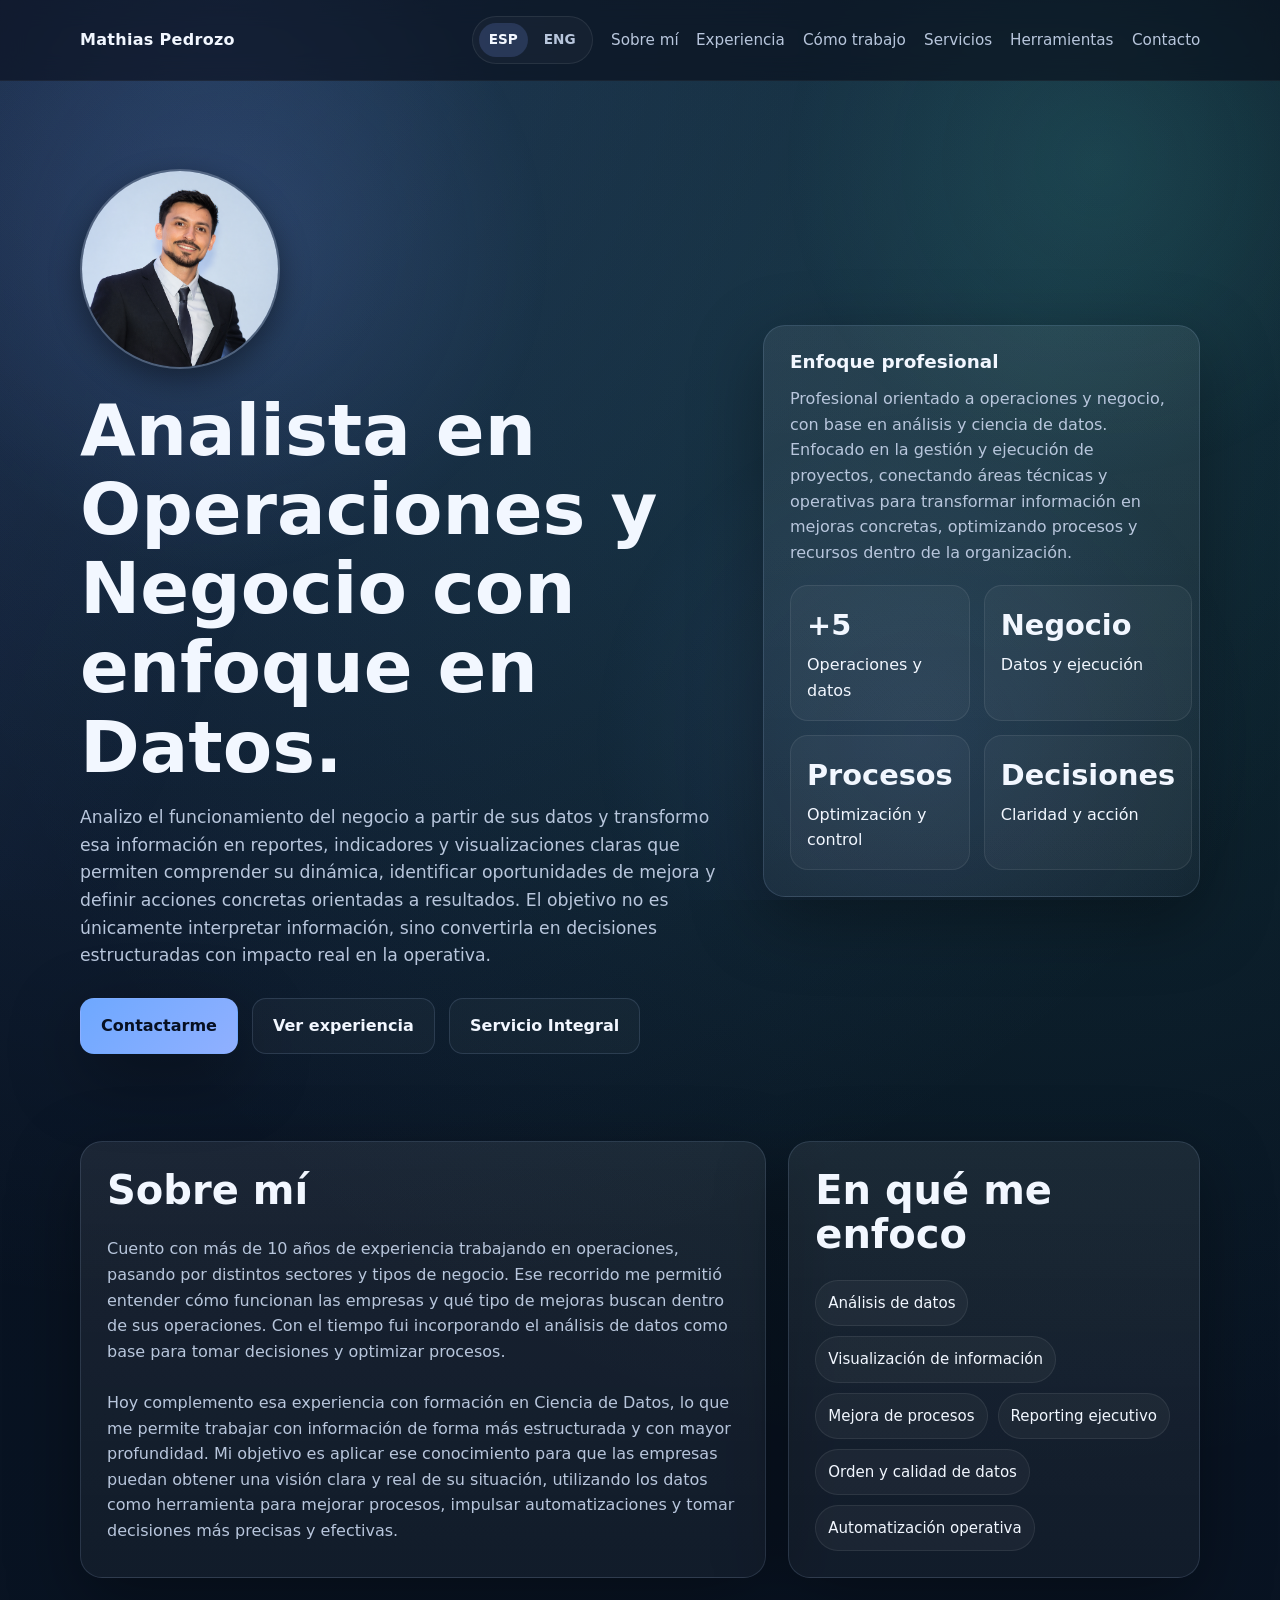
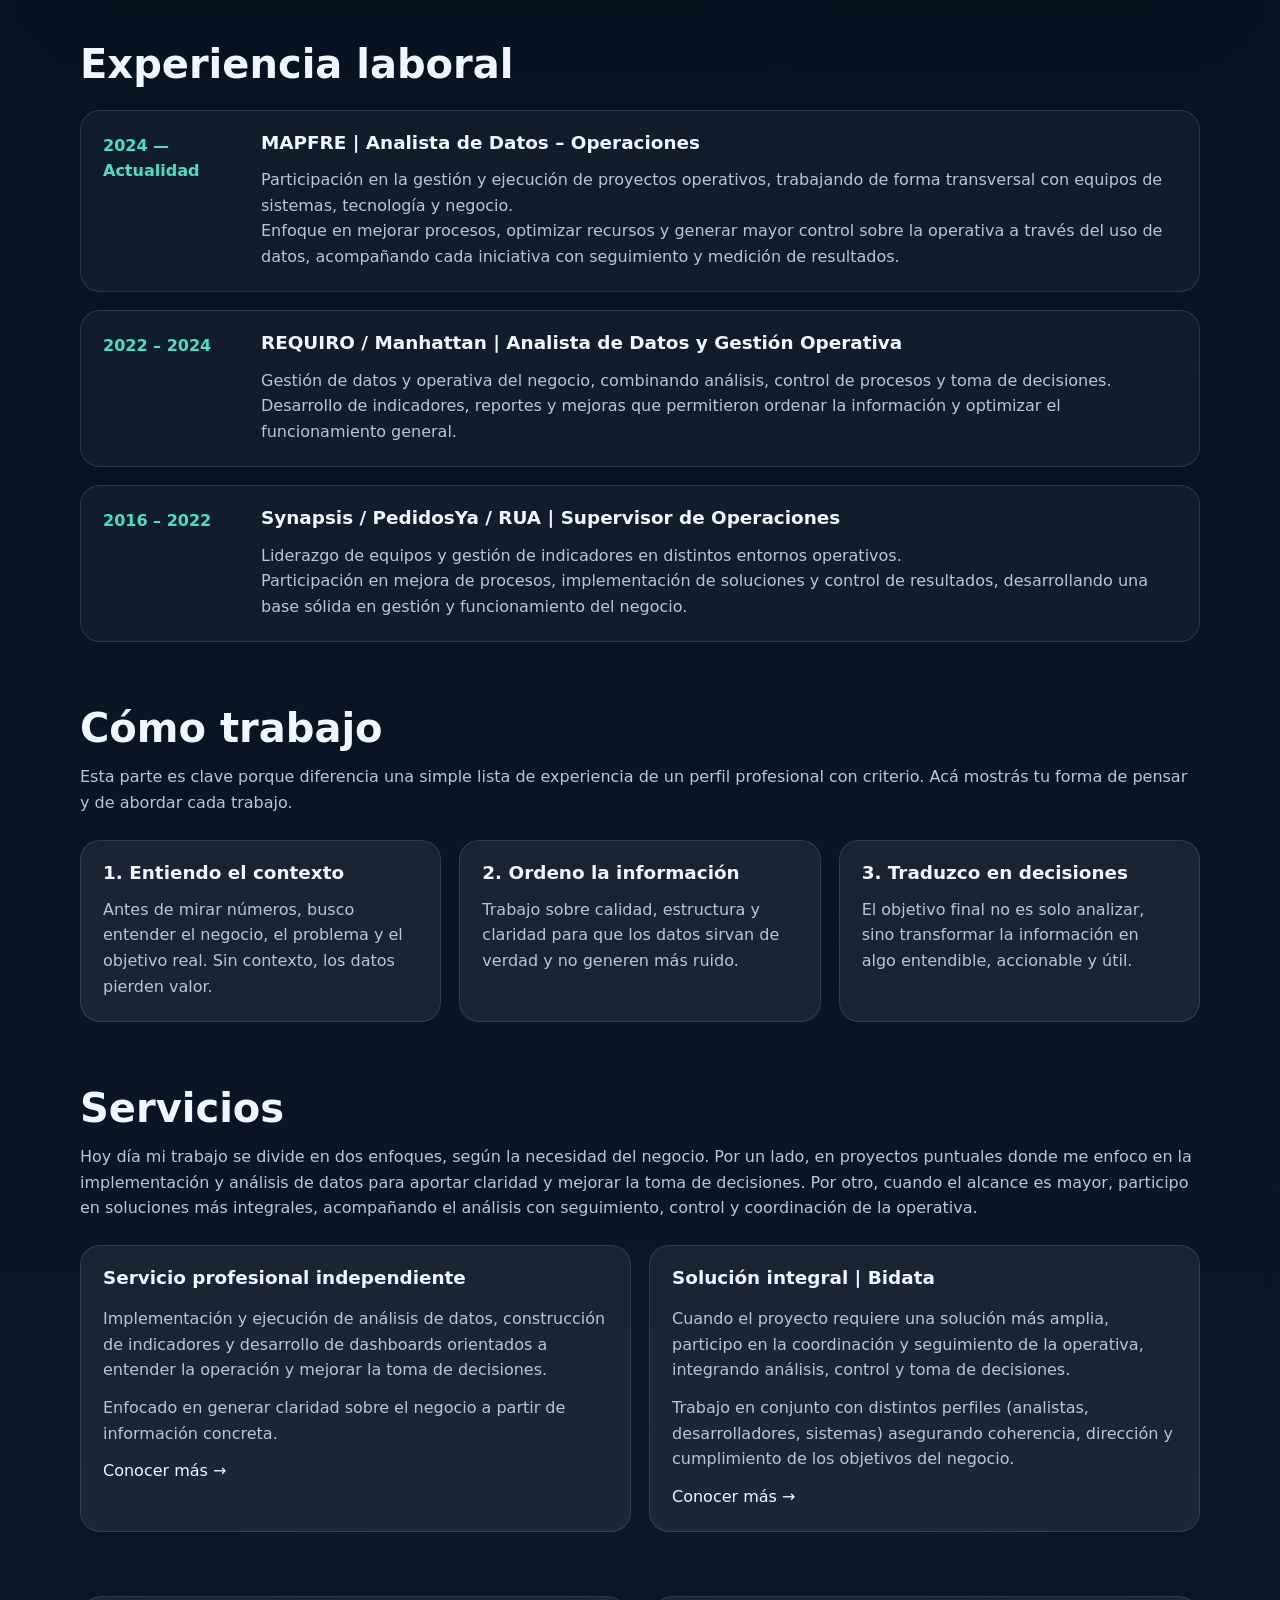
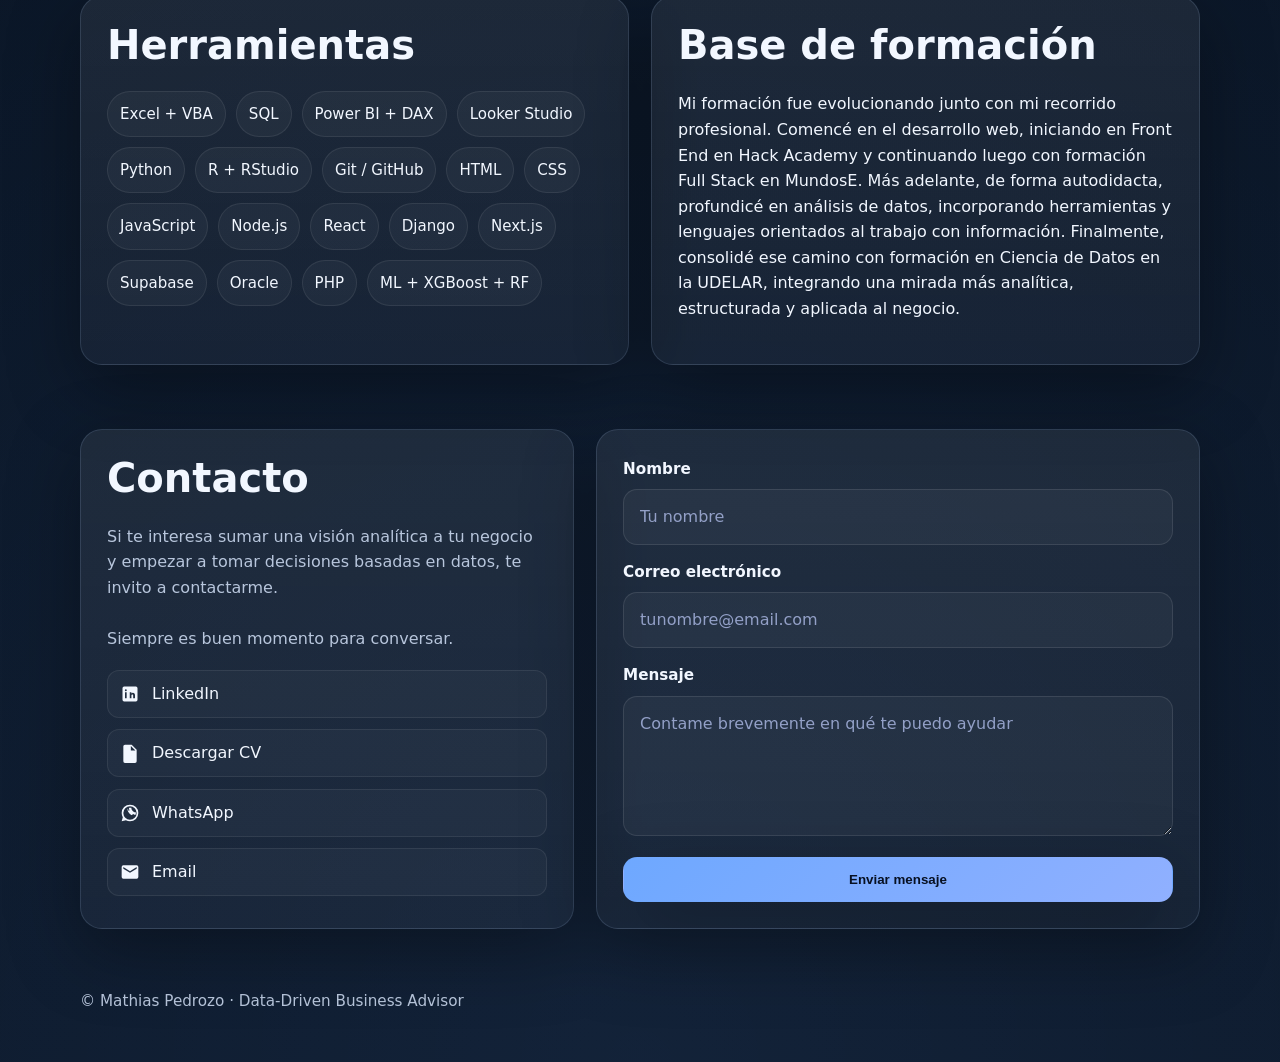
<file: index.html>
<!DOCTYPE html>
<html lang="es">
<head>
  <meta charset="UTF-8" />
  <meta name="viewport" content="width=device-width, initial-scale=1.0" />
  <link rel="icon" href="assets/favicon.png" type="image/png">
  <link rel="shortcut icon" href="assets/favicon.png">

  <title>Mathias Pedrozo | Perfil Profesional</title>
  <meta
    name="description"
    content="Perfil profesional de Mathias Pedrozo. Experiencia en operaciones, análisis de datos, mejora de procesos, reporting ejecutivo y automatización."
  />
  <meta name="author" content="Mathias Pedrozo" />
  <meta name="robots" content="index, follow" />

  <meta property="og:title" content="Mathias Pedrozo | Perfil Profesional" />
  <meta
    property="og:description"
    content="Perfil profesional orientado a operaciones, negocio y análisis de datos."
  />
  <meta property="og:type" content="website" />
  <meta property="og:locale" content="es_UY" />

  <link rel="icon" type="image/png" href="assets/favicon.png" />
  <link rel="stylesheet" href="styles.css" />
</head>
<body>
  <header class="nav">
    <div class="container nav-inner">
      <a href="#inicio" class="brand" data-i18n="brand">Mathias Pedrozo</a>

      <div class="nav-right">
        <div class="lang-switch" aria-label="Selector de idioma">
          <button type="button" class="lang-btn active" data-lang="es" aria-pressed="true">ESP</button>
          <button type="button" class="lang-btn" data-lang="en" aria-pressed="false">ENG</button>
        </div>

        <button
          type="button"
          class="menu-toggle"
          aria-label="Abrir menú"
          aria-expanded="false"
          aria-controls="mobile-menu"
        >
          <span></span>
          <span></span>
          <span></span>
        </button>

        <nav class="menu" id="mobile-menu" aria-label="Navegación principal">
          <a href="#sobre-mi" data-i18n="navAbout">Sobre mí</a>
          <a href="#experiencia" data-i18n="navExperience">Experiencia</a>
          <a href="#metodologia" data-i18n="navMethod">Cómo trabajo</a>
          <a href="#servicios" data-i18n="navServices">Servicios</a>
          <a href="#herramientas" data-i18n="navTools">Herramientas</a>
          <a href="#contacto" data-i18n="navContact">Contacto</a>
        </nav>
      </div>
    </div>
  </header>

  <main>
    <section class="hero reveal" id="inicio">
      <div class="container hero-grid">
        <div>
          <div class="hero-avatar-wrap">
            <img
              src="assets/Foto Evento.png"
              alt="Foto de perfil de Mathias Pedrozo"
              class="hero-avatar"
              width="200"
              height="200"
            />
          </div>

          <h1 data-i18n="heroTitle">Analista en Operaciones y Negocio con enfoque en Datos.</h1>

          <p class="lead" data-i18n="heroLead">
            Analizo el funcionamiento del negocio a partir de sus datos y transformo esa información en reportes, indicadores y visualizaciones claras que permiten comprender su dinámica, identificar oportunidades de mejora y definir acciones concretas orientadas a resultados. El objetivo no es únicamente interpretar información, sino convertirla en decisiones estructuradas con impacto real en la operativa.
          </p>

          <div class="hero-actions">
            <a class="btn btn-primary" href="#contacto" data-i18n="heroBtnPrimary">Contactarme</a>
            <a class="btn btn-secondary" href="#experiencia" data-i18n="heroBtnSecondary">Ver experiencia</a>
            <a class="btn btn-secondary" href="https://www.bidata.com.uy" target="_blank" rel="noopener noreferrer" data-i18n="heroBtnServices">Servicio Integral</a>
          </div>
        </div>

        <aside class="panel hero-card reveal-delay" aria-label="Resumen profesional">
          <h2 class="panel-title" data-i18n="summaryTitle">Enfoque profesional</h2>
          <p class="lead lead-sm" data-i18n="summaryText">
            Profesional orientado a operaciones y negocio, con base en análisis y ciencia de datos. Enfocado en la gestión y ejecución de proyectos, conectando áreas técnicas y operativas para transformar información en mejoras concretas, optimizando procesos y recursos dentro de la organización.
          </p>

          <div class="kpis">
            <div class="kpi">
              <strong>+5</strong>
              <span data-i18n="kpi1">Operaciones y datos</span>
            </div>
            <div class="kpi">
              <strong>Negocio</strong>
              <span data-i18n="kpi2">Datos y ejecución</span>
            </div>
            <div class="kpi">
              <strong>Procesos</strong>
              <span data-i18n="kpi3">Optimización y control</span>
            </div>
            <div class="kpi">
              <strong>Decisiones</strong>
              <span data-i18n="kpi4">Claridad y acción</span>
            </div>
          </div>
        </aside>
      </div>
    </section>

    <section id="sobre-mi" class="reveal">
      <div class="container grid-about">
        <article class="panel about">
          <div class="section-head">
            <h2 data-i18n="aboutTitle">Sobre mí</h2>
          </div>
          <p data-i18n="aboutText">
            Cuento con más de 10 años de experiencia trabajando en operaciones, pasando por distintos sectores y tipos de negocio. Ese recorrido me permitió entender cómo funcionan las empresas y qué tipo de mejoras buscan dentro de sus operaciones. Con el tiempo fui incorporando el análisis de datos como base para tomar decisiones y optimizar procesos.

            Hoy complemento esa experiencia con formación en Ciencia de Datos, lo que me permite trabajar con información de forma más estructurada y con mayor profundidad. Mi objetivo es aplicar ese conocimiento para que las empresas puedan obtener una visión clara y real de su situación, utilizando los datos como herramienta para mejorar procesos, impulsar automatizaciones y tomar decisiones más precisas y efectivas.
          </p>
        </article>

        <article class="panel">
          <div class="section-head">
            <h2 data-i18n="focusTitle">En qué me enfoco</h2>
          </div>
          <ul class="stack-list">
            <li data-i18n="focus1">Análisis de datos</li>
            <li data-i18n="focus2">Visualización de información</li>
            <li data-i18n="focus3">Mejora de procesos</li>
            <li data-i18n="focus4">Reporting ejecutivo</li>
            <li data-i18n="focus5">Orden y calidad de datos</li>
            <li data-i18n="focus6">Automatización operativa</li>
          </ul>
        </article>
      </div>
    </section>

    <section id="experiencia" class="reveal">
      <div class="container">
        <div class="section-head">
          <h2 data-i18n="experienceTitle">Experiencia laboral</h2>
        </div>

        <div class="timeline">
          <article class="timeline-item">
            <div class="timeline-date" data-i18n="exp1Date">2024 — Actualidad</div>
            <div>
              <h3 data-i18n="exp1Title">MAPFRE | Analista de Datos – Operaciones</h3>
              <p data-i18n="exp1Text">Participación en la gestión y ejecución de proyectos operativos, trabajando de forma transversal con equipos de sistemas, tecnología y negocio. Enfoque en mejorar procesos, optimizar recursos y generar mayor control sobre la operativa a través del uso de datos, acompañando cada iniciativa con seguimiento y medición de resultados.</p>
            </div>
          </article>

          <article class="timeline-item">
            <div class="timeline-date" data-i18n="exp2Date">2022 – 2024</div>
            <div>
              <h3 data-i18n="exp2Title">REQUIRO / Manhattan | Analista de Datos y Gestión Operativa</h3>
              <p data-i18n="exp2Text">Gestión de datos y operativa del negocio, combinando análisis, control de procesos y toma de decisiones.
Desarrollo de indicadores, reportes y mejoras que permitieron ordenar la información y optimizar el funcionamiento general.</p>
            </div>
          </article>

          <article class="timeline-item">
            <div class="timeline-date" data-i18n="exp3Date">2016 – 2022</div>
            <div>
              <h3 data-i18n="exp3Title">Synapsis / PedidosYa / RUA | Supervisor de Operaciones</h3>
              <p data-i18n="exp3Text">Liderazgo de equipos y gestión de indicadores en distintos entornos operativos.

Participación en mejora de procesos, implementación de soluciones y control de resultados, desarrollando una base sólida en gestión y funcionamiento del negocio.</p>
            </div>
          </article>
        </div>
      </div>
    </section>

    <section id="metodologia" class="reveal">
      <div class="container">
        <div class="section-head">
          <h2 data-i18n="methodTitle">Cómo trabajo</h2>
          <p data-i18n="methodLead">
            Esta parte es clave porque diferencia una simple lista de experiencia de un perfil profesional con criterio. Acá mostrás tu forma de pensar y de abordar cada trabajo.
          </p>
        </div>

        <div class="cards">
          <article class="card">
            <h3 data-i18n="methodCard1Title">1. Entiendo el contexto</h3>
            <p data-i18n="methodCard1Text">
              Antes de mirar números, busco entender el negocio, el problema y el objetivo real. Sin contexto, los datos pierden valor.
            </p>
          </article>

          <article class="card">
            <h3 data-i18n="methodCard2Title">2. Ordeno la información</h3>
            <p data-i18n="methodCard2Text">
              Trabajo sobre calidad, estructura y claridad para que los datos sirvan de verdad y no generen más ruido.
            </p>
          </article>

          <article class="card">
            <h3 data-i18n="methodCard3Title">3. Traduzco en decisiones</h3>
            <p data-i18n="methodCard3Text">
              El objetivo final no es solo analizar, sino transformar la información en algo entendible, accionable y útil.
            </p>
          </article>
        </div>
      </div>
    </section>

    <section id="servicios" class="section reveal">
      <div class="container">
        <div class="section-head">
          <h2 data-i18n="servicesTitle">Servicios</h2>

          <p data-i18n="servicesLead">
            Hoy día mi trabajo se divide en dos enfoques, según la necesidad del negocio. Por un lado, en proyectos puntuales donde me enfoco en la implementación y análisis de datos para aportar claridad y mejorar la toma de decisiones. Por otro, cuando el alcance es mayor, participo en soluciones más integrales, acompañando el análisis con seguimiento, control y coordinación de la operativa.
          </p>
        </div>

        <div class="services-grid">
          <article class="card service-card">
            <h3 data-i18n="service1Title">Servicio profesional independiente</h3>

            <p data-i18n="service1Text">
              Implementación y ejecución de análisis de datos, construcción de indicadores y desarrollo de dashboards orientados a entender la operación y mejorar la toma de decisiones.
            </p>

            <p data-i18n="service1Text2">
              Enfocado en generar claridad sobre el negocio a partir de información concreta.
            </p>

            <a href="trabajo-directo.html" data-i18n="knowMore">Conocer más →</a>
          </article>

          <article class="card service-card">
            <h3 data-i18n="service2Title">Solución integral | Bidata</h3>

            <p data-i18n="service2Text">
              Cuando el proyecto requiere una solución más amplia, participo en la coordinación y seguimiento de la operativa, integrando análisis, control y toma de decisiones.
            </p>

            <p data-i18n="service2Text2">
              Trabajo en conjunto con distintos perfiles (analistas, desarrolladores, sistemas) asegurando coherencia, dirección y cumplimiento de los objetivos del negocio.
            </p>

            <a href="https://www.bidata.com.uy" target="_blank" rel="noopener noreferrer" data-i18n="knowMore">Conocer más →</a>
          </article>
        </div>
      </div>
    </section>

    <section id="herramientas" class="reveal">
      <div class="container grid-2">
        <article class="panel">
          <div class="section-head">
            <h2 data-i18n="toolsTitle">Herramientas</h2>
          </div>
          <ul class="stack-list">
            <li>Excel + VBA</li>
            <li>SQL</li>
            <li>Power BI + DAX</li>
            <li>Looker Studio</li>
            <li>Python</li>
            <li>R + RStudio</li>
            <li>Git / GitHub</li>
            <li>HTML</li>
            <li>CSS</li>
            <li>JavaScript</li>
            <li>Node.js</li>
            <li>React</li>
            <li>Django</li>
            <li>Next.js</li>
            <li>Supabase</li>
            <li>Oracle</li>
            <li>PHP</li>
            <li>ML + XGBoost + RF</li>
          </ul>
        </article>

        <article class="panel">
          <div class="section-head">
            <h2 data-i18n="siteExtrasTitle">Base de formación</h2>
          </div>
          <p data-i18n="siteExtrasText">
            Mi formación fue evolucionando junto con mi recorrido profesional. Comencé en el desarrollo web, iniciando en Front End en Hack Academy y continuando luego con formación Full Stack en MundosE. Más adelante, de forma autodidacta, profundicé en análisis de datos, incorporé herramientas y lenguajes orientados al trabajo con información. Finalmente, consolidé ese camino con formación en Ciencia de Datos en la UDELAR, integrando una mirada más analítica, estructurada y aplicada al negocio.
          </p>
        </article>
      </div>
    </section>

    <section id="contacto" class="reveal">
      <div class="container contact-grid">
        <article class="panel contact-copy">
          <div class="section-head">
            <h2 data-i18n="contactTitle">Contacto</h2>
          </div>
          <p data-i18n="contactText">
            Si te interesa sumar una visión analítica a tu negocio y empezar a tomar decisiones basadas en datos, te invito a contactarme.

            Siempre es buen momento para conversar.
          </p>

          <div class="contact-links">
            <a href="https://www.linkedin.com/in/mathias-pedrozo-b08520181" target="_blank" rel="noopener noreferrer">
              <span class="icon" aria-hidden="true">
                <svg viewBox="0 0 24 24"><path fill="currentColor" d="M19 3A2 2 0 0 1 21 5V19A2 2 0 0 1 19 21H5A2 2 0 0 1 3 19V5A2 2 0 0 1 5 3M8 17V10H6V17H8M7 8.7A1.15 1.15 0 1 0 7 6.4A1.15 1.15 0 0 0 7 8.7M18 17V13.5C18 11.6 17 10.5 15.5 10.5C14.6 10.5 14 11 13.7 11.5V10H11.7C11.7 10 11.7 11 11.7 17H13.7V13.8C13.7 13 14.1 12.5 14.8 12.5C15.5 12.5 15.8 13 15.8 13.8V17H18Z"/></svg>
              </span>
              <span data-i18n="contactLink1">LinkedIn</span>
            </a>

            <a href="assets/CV_en_pdf.pdf" download>
              <span class="icon" aria-hidden="true">
                <svg viewBox="0 0 24 24"><path fill="currentColor" d="M6 2H14L20 8V22A2 2 0 0 1 18 24H6A2 2 0 0 1 4 22V4A2 2 0 0 1 6 2M13 3.5V9H18.5M8 13H10A2 2 0 0 1 12 15A2 2 0 0 1 10 17H8M14 13H15.5A2.5 2.5 0 0 1 18 15.5A2.5 2.5 0 0 1 15.5 18H14M8 14.5V15.5H10A.5.5 0 0 0 10.5 15A.5.5 0 0 0 10 14.5M14 14.5V16.5H15.5A1 1 0 0 0 16.5 15.5A1 1 0 0 0 15.5 14.5Z"/></svg>
              </span>
              <span data-i18n="contactLink2">Descargar CV</span>
            </a>

            <a href="https://wa.me/59898618826" target="_blank" rel="noopener noreferrer">
              <span class="icon" aria-hidden="true">
                <svg viewBox="0 0 24 24"><path fill="currentColor" d="M12 2A10 10 0 0 0 2 12C2 13.8 2.5 15.5 3.4 17L2 22L7.1 20.7C8.5 21.5 10.2 22 12 22A10 10 0 0 0 12 2M12 4A8 8 0 0 1 20 12A8 8 0 0 1 12 20A8 8 0 0 1 4 12A8 8 0 0 1 12 4M9.5 7C9.2 7 9 7.2 9 7.5C9 9.8 10.7 12.6 13.5 14.5C13.8 14.7 14.1 14.7 14.3 14.5L15.5 13.5C15.7 13.3 16 13.3 16.2 13.4C16.9 13.8 17.6 14 18.4 14C18.7 14 19 13.8 19 13.5V11.5C19 11.2 18.8 11 18.5 11C16.3 11 13.7 8.4 13.7 6.2C13.7 5.9 13.5 5.7 13.2 5.7H11.2C10.9 5.7 10.7 6 10.7 6.3C10.7 7 10.9 7.7 11.3 8.4C11.4 8.6 11.4 8.9 11.2 9.1L10.2 10.3C10 10.5 10 10.8 10.2 11.1C10.6 11.8 11.1 12.4 11.7 13L9.5 7Z"/></svg>
              </span>
              <span data-i18n="contactLink3">WhatsApp</span>
            </a>

            <a href="mailto:mathias.pedrozo@hotmail.com">
              <span class="icon" aria-hidden="true">
                <svg viewBox="0 0 24 24"><path fill="currentColor" d="M20 4H4A2 2 0 0 0 2 6V18A2 2 0 0 0 4 20H20A2 2 0 0 0 22 18V6A2 2 0 0 0 20 4M20 8L12 13L4 8V6L12 11L20 6"/></svg>
              </span>
              <span data-i18n="contactLink4">Email</span>
            </a>
          </div>
        </article>

        <article class="panel">
          <form id="contact-form" class="contact-form" action="https://formspree.io/f/mbjnywnz" method="POST" novalidate>
            <div>
              <label for="nombre" data-i18n="formName">Nombre</label>
              <input id="nombre" name="nombre" type="text" placeholder="Tu nombre" autocomplete="name" required />
            </div>

            <div>
              <label for="email" data-i18n="formEmail">Correo electrónico</label>
              <input id="email" name="email" type="email" placeholder="tunombre@email.com" autocomplete="email" required />
            </div>

            <div>
              <label for="mensaje" data-i18n="formMessage">Mensaje</label>
              <textarea id="mensaje" name="mensaje" placeholder="Contame brevemente en qué te puedo ayudar" required></textarea>
            </div>

            <input type="hidden" name="_subject" id="form-subject" value="Nuevo mensaje desde tu sitio web" />
            <input type="hidden" name="_language" id="form-language" value="es" />

            <button class="btn btn-primary" type="submit" id="form-submit-btn" data-i18n="formSubmit">
              Enviar mensaje
            </button>

            <p id="form-status" class="form-status" aria-live="polite" role="status"></p>
          </form>
        </article>
      </div>
    </section>
  </main>

  <footer class="footer">
    <div class="container" data-i18n="footerText">
      © Mathias Pedrozo · Data-Driven Business Advisor
    </div>
  </footer>

  <script src="script.js" defer></script>
</body>
</html>
</file>
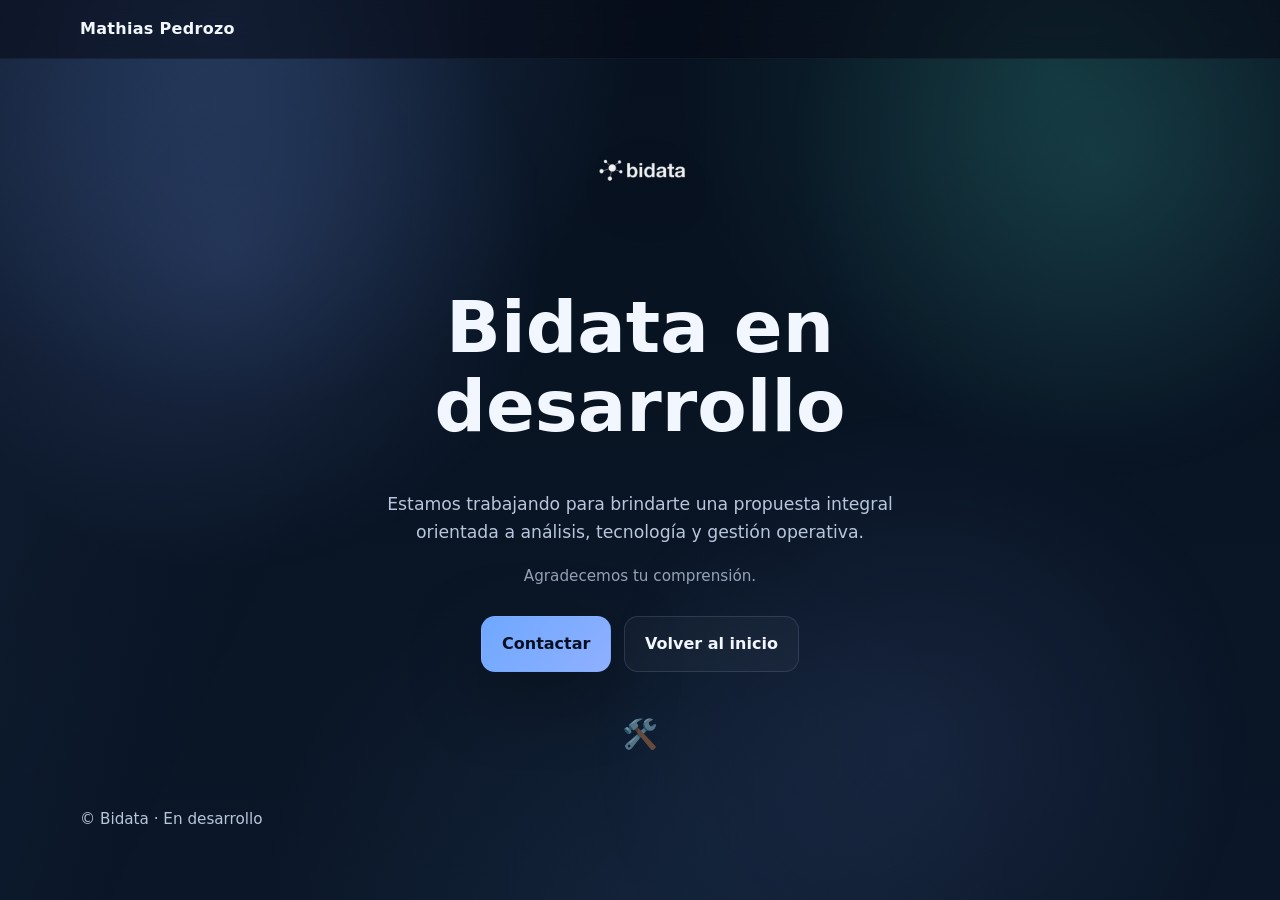
<file: Servicio-construccion.html>
<!DOCTYPE html>
<html lang="es">
<head>
  <meta charset="UTF-8" />
  <meta name="viewport" content="width=device-width, initial-scale=1.0" />

  <link rel="icon" href="assets/favicon.png" type="image/png" />
  <link rel="stylesheet" href="styles.css" />

  <title>Bidata | En desarrollo</title>
</head>

<body>

  <!-- NAV (igual que tu sitio) -->
  <header class="nav">
    <div class="container nav-inner">
      <a href="index.html#inicio" class="brand">Mathias Pedrozo</a>
    </div>
  </header>

  <!-- CONTENIDO -->
  <main class="construction-page">
    <div class="container construction-wrap">

      <div class="construction-content">

        <!-- LOGO -->
        <div class="construction-logo">
          <img src="assets/bidata-logo.png" alt="Logo Bidata" />
        </div>

        <!-- TEXTO -->
        <h1>Bidata en desarrollo</h1>

        <p class="lead">
          Estamos trabajando para brindarte una propuesta integral orientada a análisis, tecnología y gestión operativa.
        </p>

        <p class="construction-sub">
          Agradecemos tu comprensión.
        </p>

        <!-- CTA -->
        <div class="construction-actions">
          <a href="index.html#contacto" class="btn btn-primary">
            Contactar
          </a>

          <a href="index.html" class="btn btn-secondary">
            Volver al inicio
          </a>
        </div>

        <!-- ICONO / DETALLE -->
        <div class="construction-icon">
          🛠️
        </div>

      </div>
    </div>
  </main>

  <footer class="footer">
    <div class="container">
      © Bidata · En desarrollo
    </div>
  </footer>

</body>
</html>
</file>
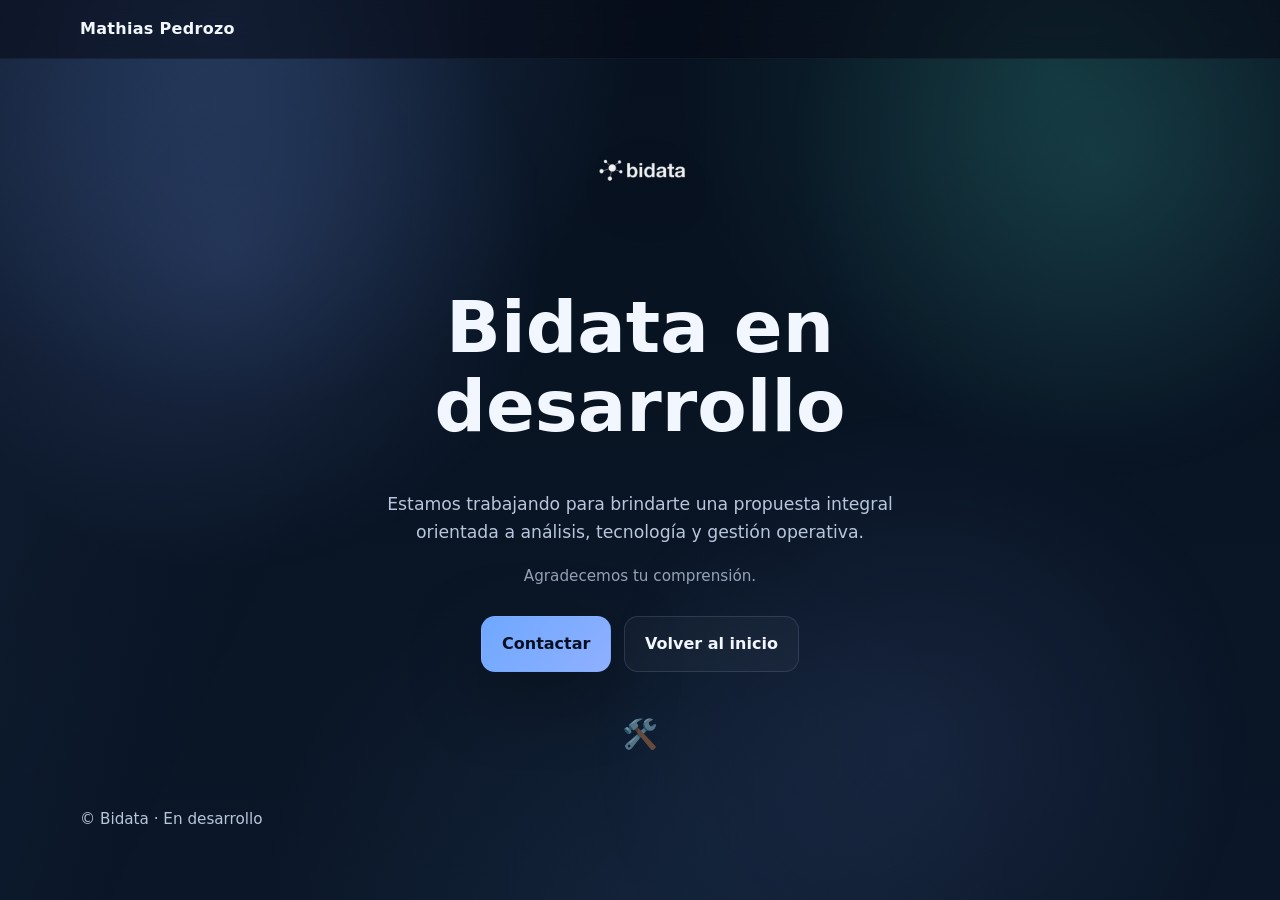
<file: servicio-construccion.html>
<!DOCTYPE html>
<html lang="es">
<head>
  <meta charset="UTF-8" />
  <meta name="viewport" content="width=device-width, initial-scale=1.0" />

  <link rel="icon" href="assets/favicon.png" type="image/png" />
  <link rel="stylesheet" href="styles.css" />

  <title>Bidata | En desarrollo</title>
</head>

<body>

  <!-- NAV (igual que tu sitio) -->
  <header class="nav">
    <div class="container nav-inner">
      <a href="index.html#inicio" class="brand">Mathias Pedrozo</a>
    </div>
  </header>

  <!-- CONTENIDO -->
  <main class="construction-page">
    <div class="container construction-wrap">

      <div class="construction-content">

        <!-- LOGO -->
        <div class="construction-logo">
          <img src="assets/bidata-logo.png" alt="Logo Bidata" />
        </div>

        <!-- TEXTO -->
        <h1>Bidata en desarrollo</h1>

        <p class="lead">
          Estamos trabajando para brindarte una propuesta integral orientada a análisis, tecnología y gestión operativa.
        </p>

        <p class="construction-sub">
          Agradecemos tu comprensión.
        </p>

        <!-- CTA -->
        <div class="construction-actions">
          <a href="index.html#contacto" class="btn btn-primary">
            Contactar
          </a>

          <a href="index.html" class="btn btn-secondary">
            Volver al inicio
          </a>
        </div>

        <!-- ICONO / DETALLE -->
        <div class="construction-icon">
          🛠️
        </div>

      </div>
    </div>
  </main>

  <footer class="footer">
    <div class="container">
      © Bidata · En desarrollo
    </div>
  </footer>

</body>
</html>
</file>
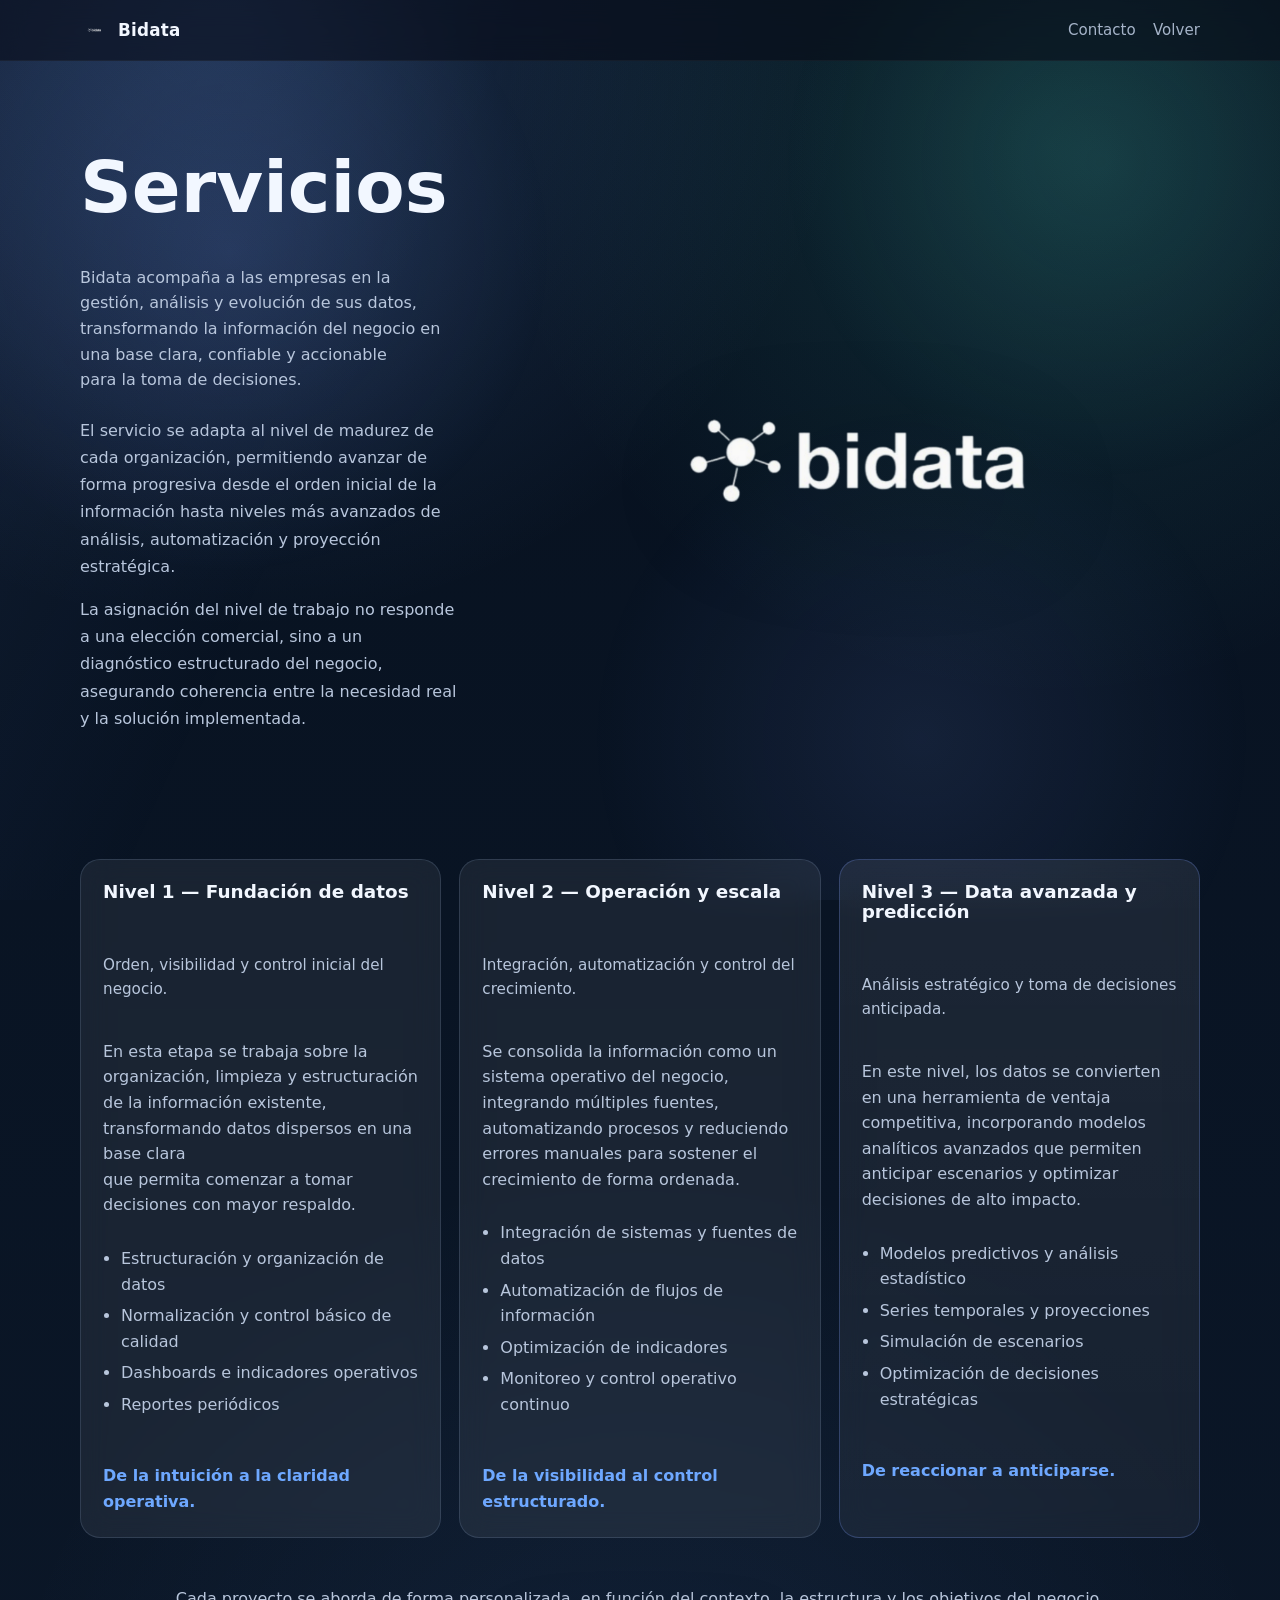
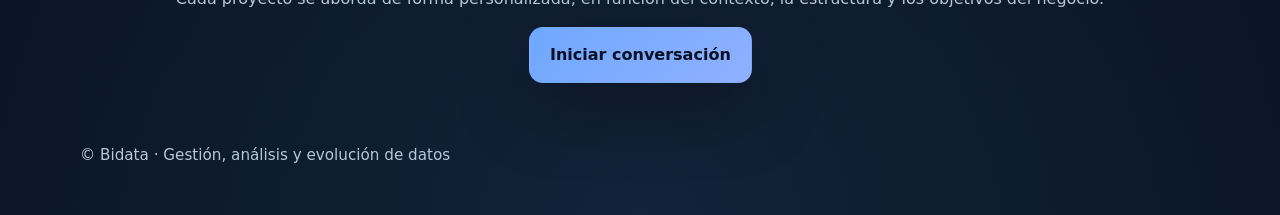
<file: servicios.html>
<!DOCTYPE html>
<html lang="es">
<head>
  <meta charset="UTF-8" />
  <meta name="viewport" content="width=device-width, initial-scale=1.0" />
  <title>Servicios | Mathias Pedrozo</title>
  <meta
    name="description"
    content="Servicios de análisis de datos, dashboards, indicadores y mejora operativa."
  />

  <link rel="icon" type="image/png" href="assets/favicon.png" />
  <link rel="stylesheet" href="styles.css" />
</head>

<body>
  <header class="nav">
    <div class="container nav-inner">
      <a href="index.html" class="brand brand-wrap">
        <img src="assets/bidata-logo.png" alt="bidata" class="brand-logo" />
        <span class="brand-text">Bidata</span>
      </a>

      <div class="nav-right">
        <nav class="menu services-menu" aria-label="Navegación servicios">
          <a href="index.html#contacto">Contacto</a>
          <a href="index.html">Volver</a>
        </nav>
      </div>
    </div>
  </header>

  <main>
    <section class="services-page">
      <div class="container">

        <div class="services-hero-grid">
          <div>
            <div class="section-head">
              <h1>Servicios</h1>
              <p>
                Bidata acompaña a las empresas en la gestión, análisis y evolución de sus datos,
                transformando la información del negocio en una base clara, confiable y accionable
                para la toma de decisiones.
              </p>
            </div>

            <div class="services-intro">
              <p>
                El servicio se adapta al nivel de madurez de cada organización, permitiendo
                avanzar de forma progresiva desde el orden inicial de la información hasta
                niveles más avanzados de análisis, automatización y proyección estratégica.
              </p>

              <p>
                La asignación del nivel de trabajo no responde a una elección comercial,
                sino a un diagnóstico estructurado del negocio, asegurando coherencia
                entre la necesidad real y la solución implementada.
              </p>
            </div>
          </div>

          <div class="services-hero-logo-wrap">
            <img src="assets/bidata-logo.png" alt="Bidata" class="services-hero-logo" />
          </div>
        </div>

        <div class="services-levels">
          <article class="card service-level">
            <h3>Nivel 1 — Fundación de datos</h3>
            <p class="service-subtitle">
              Orden, visibilidad y control inicial del negocio.
            </p>

            <p>
              En esta etapa se trabaja sobre la organización, limpieza y estructuración
              de la información existente, transformando datos dispersos en una base clara
              que permita comenzar a tomar decisiones con mayor respaldo.
            </p>

            <ul>
              <li>Estructuración y organización de datos</li>
              <li>Normalización y control básico de calidad</li>
              <li>Dashboards e indicadores operativos</li>
              <li>Reportes periódicos</li>
            </ul>

            <span class="service-highlight">
              De la intuición a la claridad operativa.
            </span>
          </article>

          <article class="card service-level">
            <h3>Nivel 2 — Operación y escala</h3>
            <p class="service-subtitle">
              Integración, automatización y control del crecimiento.
            </p>

            <p>
              Se consolida la información como un sistema operativo del negocio,
              integrando múltiples fuentes, automatizando procesos y reduciendo
              errores manuales para sostener el crecimiento de forma ordenada.
            </p>

            <ul>
              <li>Integración de sistemas y fuentes de datos</li>
              <li>Automatización de flujos de información</li>
              <li>Optimización de indicadores</li>
              <li>Monitoreo y control operativo continuo</li>
            </ul>

            <span class="service-highlight">
              De la visibilidad al control estructurado.
            </span>
          </article>

          <article class="card service-level service-level-featured">
            <h3>Nivel 3 — Data avanzada y predicción</h3>
            <p class="service-subtitle">
              Análisis estratégico y toma de decisiones anticipada.
            </p>

            <p>
              En este nivel, los datos se convierten en una herramienta de ventaja
              competitiva, incorporando modelos analíticos avanzados que permiten
              anticipar escenarios y optimizar decisiones de alto impacto.
            </p>

            <ul>
              <li>Modelos predictivos y análisis estadístico</li>
              <li>Series temporales y proyecciones</li>
              <li>Simulación de escenarios</li>
              <li>Optimización de decisiones estratégicas</li>
            </ul>

            <span class="service-highlight">
              De reaccionar a anticiparse.
            </span>
          </article>
        </div>

        <div class="services-cta">
          <p>
            Cada proyecto se aborda de forma personalizada, en función del contexto,
            la estructura y los objetivos del negocio.
          </p>

          <a href="index.html#contacto" class="btn btn-primary">
            Iniciar conversación
          </a>
        </div>
      </div>
    </section>
  </main>

  <footer class="footer">
    <div class="container">
      © Bidata · Gestión, análisis y evolución de datos
    </div>
  </footer>
</body>
</html>
</file>
<file: styles.css>
:root {
  --bg: #07111f;
  --bg-soft: #0b1728;
  --card: rgba(255,255,255,0.065);
  --border: rgba(185,210,255,0.14);
  --text: #f2f7ff;
  --muted: #b8c6dc;
  --accent: #6ea8ff;
  --accent-2: #48e0c2;
  --shadow: 0 22px 70px rgba(0,0,0,0.34);
  --max: 1120px;
  --radius: 22px;

  --white-03: rgba(255,255,255,0.03);
  --white-04: rgba(255,255,255,0.04);
  --white-06: rgba(255,255,255,0.06);
  --white-08: rgba(255,255,255,0.08);
  --white-10: rgba(255,255,255,0.10);
  --white-12: rgba(255,255,255,0.12);
}

/* =========================
   RESET / BASE
========================= */

* {
  box-sizing: border-box;
}

html {
  scroll-behavior: smooth;
}

body {
  margin: 0;
  font-family: Inter, ui-sans-serif, system-ui, -apple-system, BlinkMacSystemFont, "Segoe UI", sans-serif;
  color: var(--text);
  background:
    radial-gradient(circle at 18% 0%, rgba(110,168,255,0.20), transparent 30%),
    radial-gradient(circle at 82% 8%, rgba(72,224,194,0.13), transparent 28%),
    radial-gradient(circle at 50% 100%, rgba(110,168,255,0.08), transparent 34%),
    linear-gradient(180deg, var(--bg) 0%, var(--bg-soft) 100%);
  line-height: 1.6;
}

a {
  color: inherit;
  text-decoration: none;
}

img {
  max-width: 100%;
  display: block;
}

.container {
  width: min(calc(100% - 32px), var(--max));
  margin: 0 auto;
}

/* =========================
   NAVBAR GENERAL
========================= */

.nav {
  position: sticky;
  top: 0;
  z-index: 50;
  backdrop-filter: blur(12px);
  -webkit-backdrop-filter: blur(12px);
  background: rgba(8, 12, 24, 0.58);
  border-bottom: 1px solid rgba(255, 255, 255, 0.04);
  transition:
    transform 0.32s ease,
    background 0.32s ease,
    border-color 0.32s ease,
    box-shadow 0.32s ease,
    backdrop-filter 0.32s ease;
}

.nav.nav-hidden {
  transform: translateY(-100%);
}

.nav.scrolled {
  background: rgba(8, 12, 24, 0.86);
  border-bottom-color: rgba(255, 255, 255, 0.10);
  box-shadow: 0 10px 30px rgba(0, 0, 0, 0.22);
  backdrop-filter: blur(16px);
  -webkit-backdrop-filter: blur(16px);
}

.nav-inner {
  display: flex;
  align-items: center;
  justify-content: space-between;
  gap: 20px;
  padding: 16px 0;
}

.nav-right {
  display: flex;
  align-items: center;
  gap: 18px;
}

/* =========================
   MARCA / LOGO
========================= */

.brand {
  font-weight: 700;
  letter-spacing: 0.3px;
}

.brand-wrap {
  display: flex;
  align-items: center;
  gap: 10px;
}

.brand-logo {
  height: 28px;
  width: auto;
  object-fit: contain;
  display: block;
}

.brand-text {
  font-weight: 700;
  font-size: 1.05rem;
  color: var(--text);
  letter-spacing: 0.2px;
}

/* =========================
   MENÚ
========================= */

.menu {
  display: flex;
  gap: 18px;
  flex-wrap: wrap;
  color: var(--muted);
  font-size: 0.95rem;
}

.menu a:hover,
.menu a:focus-visible {
  color: var(--text);
}

.services-menu {
  font-size: 0.94rem;
}

.services-menu a {
  opacity: 0.9;
}

.services-menu a:hover {
  opacity: 1;
}

/* =========================
   SELECTOR DE IDIOMA
========================= */

.lang-switch {
  display: flex;
  align-items: center;
  gap: 6px;
  padding: 6px;
  border: 1px solid var(--white-08);
  background: var(--white-03);
  border-radius: 999px;
}

.lang-btn {
  border: none;
  background: transparent;
  color: var(--muted);
  padding: 6px 10px;
  border-radius: 999px;
  cursor: pointer;
  font: inherit;
  font-size: 0.85rem;
  font-weight: 600;
  transition: 0.2s ease;
}

.lang-btn.active {
  background: rgba(124,156,255,0.18);
  color: var(--text);
}

/* =========================
   HAMBURGUESA MOBILE
========================= */

.menu-toggle {
  display: none;
  width: 48px;
  height: 48px;
  border-radius: 14px;
  border: 1px solid var(--white-12);
  background: var(--white-04);
  align-items: center;
  justify-content: center;
  flex-direction: column;
  gap: 5px;
  cursor: pointer;
  padding: 0;
}

.menu-toggle span {
  display: block;
  width: 20px;
  height: 2px;
  border-radius: 999px;
  background: var(--text);
  transition: 0.25s ease;
}

.menu-toggle.is-open span:nth-child(1) {
  transform: translateY(7px) rotate(45deg);
}

.menu-toggle.is-open span:nth-child(2) {
  opacity: 0;
}

.menu-toggle.is-open span:nth-child(3) {
  transform: translateY(-7px) rotate(-45deg);
}

/* =========================
   HERO HOME
========================= */

.hero {
  padding: 88px 0 56px;
}

.hero-grid {
  display: grid;
  grid-template-columns: 1.2fr 0.8fr;
  gap: 28px;
  align-items: center;
}

.hero-avatar-wrap {
  display: flex;
  justify-content: flex-start;
  margin-bottom: 22px;
}

.hero-avatar {
  width: 200px;
  height: 200px;
  border-radius: 50%;
  object-fit: cover;
  border: 2px solid rgba(255,255,255,0.2);
  box-shadow: 0 10px 30px rgba(0,0,0,0.4);
}

.hero-actions {
  display: flex;
  gap: 14px;
  flex-wrap: wrap;
  margin-top: 28px;
}

/* =========================
   TIPOGRAFÍA
========================= */

h1,
h2,
h3,
.panel-title {
  margin: 0 0 14px;
  line-height: 1.1;
}

h1 {
  font-size: clamp(2.4rem, 6vw, 4.5rem);
}

h2 {
  font-size: clamp(1.7rem, 4vw, 2.5rem);
}

h3,
.panel-title {
  font-size: 1.15rem;
}

.lead {
  font-size: 1.08rem;
  color: var(--muted);
  max-width: 62ch;
  white-space: pre-line;
}

.lead-sm {
  font-size: 1rem;
  margin: 0;
}

.section-top {
  margin-top: 32px;
}

/* =========================
   BOTONES
========================= */

.btn {
  display: inline-flex;
  align-items: center;
  justify-content: center;
  gap: 10px;
  padding: 14px 20px;
  border-radius: 14px;
  border: 1px solid transparent;
  font-weight: 600;
  transition: 0.2s ease, transform 0.2s ease, box-shadow 0.2s ease;
}

.btn-small {
  padding: 10px 14px;
  font-size: 0.92rem;
}

.btn-primary {
  background: linear-gradient(135deg, var(--accent), #90b0ff);
  color: #071022;
  box-shadow: var(--shadow);
}

.btn-primary:hover,
.btn-primary:focus-visible {
  transform: translateY(-2px);
}

.btn-secondary {
  background: var(--white-03);
  border-color: var(--border);
  color: var(--text);
}

.btn-secondary:hover,
.btn-secondary:focus-visible {
  transform: translateY(-2px);
  background: var(--white-06);
}

.btn.is-loading {
  opacity: 0.7;
  cursor: not-allowed;
}

/* =========================
   PANELES / CARDS
========================= */

.panel {
  background: linear-gradient(180deg, rgba(255,255,255,0.07), var(--white-04));
  border: 1px solid var(--border);
  border-radius: var(--radius);
  padding: 26px;
  box-shadow: var(--shadow);
}

.hero-card {
  position: relative;
  overflow: hidden;
}

.hero-card::before {
  content: "";
  position: absolute;
  inset: auto -40px -40px auto;
  width: 180px;
  height: 180px;
  background: radial-gradient(circle, rgba(83,210,199,0.3), transparent 65%);
  pointer-events: none;
}

.card {
  background: var(--card);
  border: 1px solid var(--border);
  border-radius: 20px;
  padding: 22px;
  transition: transform 0.25s ease, border-color 0.25s ease, background 0.25s ease;
}

.card:hover,
.card:focus-within {
  transform: translateY(-4px);
  border-color: rgba(124,156,255,0.22);
  background: rgba(255,255,255,0.08);
}

/* =========================
   KPIS
========================= */

.kpis {
  display: grid;
  grid-template-columns: repeat(2, 1fr);
  gap: 14px;
  margin-top: 20px;
}

.kpi {
  padding: 16px;
  border-radius: 18px;
  background: var(--white-04);
  border: 1px solid var(--white-08);
}

.kpi strong {
  display: block;
  font-size: 1.8rem;
  margin-bottom: 4px;
}

/* =========================
   LAYOUT GENERAL
========================= */

section {
  padding: 32px 0;
}

.section-head {
  margin-bottom: 24px;
}

.section-head p {
  margin: 0;
  color: var(--muted);
  max-width: 100%;
  white-space: pre-line;
}

.grid-about {
  display: grid;
  grid-template-columns: 1.25fr 0.75fr;
  gap: 22px;
}

.grid-2 {
  display: grid;
  grid-template-columns: 1fr 1fr;
  gap: 22px;
}

.cards {
  display: grid;
  grid-template-columns: repeat(3, 1fr);
  gap: 18px;
}

/* =========================
   TIMELINE
========================= */

.timeline {
  display: grid;
  gap: 18px;
}

.timeline-item {
  display: grid;
  grid-template-columns: 140px 1fr;
  gap: 18px;
  padding: 22px;
  border-radius: 20px;
  border: 1px solid var(--border);
  background: var(--white-04);
}

.timeline-date {
  color: var(--accent-2);
  font-weight: 700;
  white-space: pre-line;
}

.timeline-item h3,
.timeline-item p,
.card p,
.about p,
.contact-copy p {
  white-space: pre-line;
}

.timeline-item p,
.card p,
.about p,
.contact-copy p,
.stack-list {
  color: var(--muted);
  margin: 0;
}

/* =========================
   STACK / LISTAS
========================= */

.stack-list {
  display: flex;
  flex-wrap: wrap;
  gap: 10px;
  padding: 0;
  list-style: none;
  margin-top: 14px;
}

.stack-list li {
  padding: 10px 12px;
  border-radius: 999px;
  background: var(--white-04);
  border: 1px solid var(--white-08);
  font-size: 0.94rem;
  color: var(--text);
}

/* =========================
   CONTACTO
========================= */

.contact-grid {
  display: grid;
  grid-template-columns: 0.9fr 1.1fr;
  gap: 22px;
}

.contact-links {
  display: flex;
  flex-direction: column;
  gap: 12px;
  margin-top: 18px;
}

.contact-links a {
  display: flex;
  align-items: center;
  gap: 12px;
  padding: 10px 12px;
  border-radius: 12px;
  background: var(--white-03);
  border: 1px solid var(--white-08);
  transition: 0.2s ease;
}

.contact-links a:hover,
.contact-links a:focus-visible {
  background: var(--white-06);
  transform: translateX(4px);
}

.contact-links .icon {
  width: 20px;
  height: 20px;
  display: flex;
  flex: 0 0 20px;
}

.contact-links svg {
  width: 100%;
  height: 100%;
}

/* =========================
   FORMULARIO
========================= */

.contact-form {
  display: grid;
  gap: 14px;
}

.contact-form label {
  font-weight: 600;
  font-size: 0.95rem;
}

.contact-form input,
.contact-form textarea {
  width: 100%;
  margin-top: 8px;
  background: var(--white-04);
  border: 1px solid var(--white-10);
  color: var(--text);
  border-radius: 14px;
  padding: 14px 16px;
  font: inherit;
}

.contact-form textarea {
  min-height: 140px;
  resize: vertical;
}

.contact-form input::placeholder,
.contact-form textarea::placeholder {
  color: #93a0c7;
}

.form-status {
  margin: 6px 0 0;
  padding: 12px 14px;
  border-radius: 12px;
  font-size: 0.95rem;
  display: none;
  border: 1px solid transparent;
}

.form-status.show {
  display: block;
}

.form-status.success {
  background: rgba(83, 210, 199, 0.12);
  border-color: rgba(83, 210, 199, 0.28);
  color: #d8fff9;
}

.form-status.error {
  background: rgba(255, 107, 107, 0.12);
  border-color: rgba(255, 107, 107, 0.28);
  color: #ffd8d8;
}

/* =========================
   FOOTER
========================= */

.footer {
  padding: 28px 0 48px;
  color: var(--muted);
  font-size: 0.95rem;
}

/* =========================
   ANIMACIONES
========================= */

.reveal {
  opacity: 0;
  transform: translateY(18px);
  transition: opacity 0.7s ease, transform 0.7s ease;
}

.reveal-delay {
  animation: floatIn 0.8s ease forwards;
  animation-delay: 0.15s;
}

.reveal.is-visible {
  opacity: 1;
  transform: translateY(0);
}

@keyframes floatIn {
  from {
    opacity: 0;
    transform: translateY(18px);
  }
  to {
    opacity: 1;
    transform: translateY(0);
  }
}

/* =========================
   ACCESIBILIDAD
========================= */

:focus-visible {
  outline: 2px solid var(--accent);
  outline-offset: 3px;
}

/* =========================
   SERVICIOS HOME
========================= */

.service-card h3 {
  margin-bottom: 6px;
}

.services-intro {
  max-width: 800px;
  margin-bottom: 40px;
  color: var(--muted);
  line-height: 1.7;
}

.services-grid {
  display: grid;
  grid-template-columns: 1fr 1fr;
  gap: 18px;
  align-items: stretch;
}

.service-card {
  display: flex;
  flex-direction: column;
  justify-content: flex-start;
  gap: 12px;
}

.service-card-featured {
  border-color: rgba(124,156,255,0.22);
  background: linear-gradient(180deg, rgba(255,255,255,0.08), rgba(255,255,255,0.05));
}

.service-link {
  display: inline-flex;
  align-items: center;
  margin-top: 18px;
  font-weight: 600;
  color: var(--accent);
  transition: 0.2s ease;
}

.service-link:hover {
  color: #a9beff;
  transform: translateX(4px);
}

/* =========================
   PÁGINA SERVICIOS
========================= */

.services-page {
  padding-top: 48px;
}

.services-page h1 {
  margin-bottom: 12px;
}

.services-levels {
  display: grid;
  grid-template-columns: 1fr 1fr 1fr;
  gap: 18px;
}

.service-level {
  display: flex;
  flex-direction: column;
  gap: 12px;
}

.service-subtitle {
  font-size: 0.95rem;
  color: var(--accent-2);
}

.service-level ul {
  padding-left: 18px;
  color: var(--muted);
}

.service-level li {
  margin-bottom: 6px;
}

.service-highlight {
  margin-top: 12px;
  font-weight: 600;
  color: var(--accent);
}

.service-level-featured {
  border-color: rgba(124,156,255,0.25);
  background: linear-gradient(180deg, rgba(255,255,255,0.08), rgba(255,255,255,0.05));
}

.services-cta {
  margin-top: 48px;
  text-align: center;
}

.services-cta p {
  color: var(--muted);
  margin-bottom: 16px;
}

/* =========================
   HERO DE SERVICIOS
   Texto izquierda / logo derecha
========================= */

.services-hero-grid {
  display: grid;
  grid-template-columns: 0.7fr 1.3fr;
  gap: 40px;
  align-items: center;
  margin-bottom: 48px;
}

.services-hero-logo-wrap {
  display: flex;
  justify-content: center;
  align-items: center;
}

.services-hero-logo {
  width: 100%;
  max-width: 1200px;
  opacity: 0.98;
  filter: drop-shadow(0 24px 70px rgba(0, 0, 0, 0.45));
}

/* =========================
   RESPONSIVE
========================= */

@media (max-width: 900px) {
  .hero-grid,
  .grid-2,
  .grid-about,
  .cards,
  .contact-grid,
  .services-grid,
  .services-levels {
    grid-template-columns: 1fr;
  }

  .timeline-item {
    grid-template-columns: 1fr;
  }

  .hero {
    padding-top: 56px;
  }

  .nav-inner {
    position: relative;
  }

  .nav-right {
    gap: 10px;
  }

  .menu-toggle {
    display: inline-flex;
  }

  .menu {
    position: absolute;
    top: calc(100% + 10px);
    left: 0;
    right: 0;
    display: none;
    flex-direction: column;
    gap: 0;
    padding: 10px;
    background: rgba(8, 12, 24, 0.96);
    border: 1px solid var(--white-08);
    border-radius: 18px;
    box-shadow: var(--shadow);
  }

  .menu.is-open {
    display: flex;
  }

  .menu a {
    padding: 14px 12px;
    border-radius: 12px;
  }

  .menu a:hover,
  .menu a:focus-visible {
    background: var(--white-04);
  }

  .services-menu {
    display: none;
  }

  .hero-avatar-wrap {
    justify-content: center;
    margin-bottom: 18px;
  }

  .hero-actions {
    justify-content: center;
  }

  h1 {
    text-align: center;
  }

  .lead {
    text-align: center;
    max-width: 100%;
  }

  .services-hero-grid {
    grid-template-columns: 1fr;
    text-align: center;
    gap: 28px;
  }

  .services-hero-logo {
    max-width: 260px;
    margin-top: 8px;
  }
}

/* =========================
   PÁGINA TRABAJO DIRECTO
========================= */

.direct-page {
  padding-top: 16px;
}

.direct-hero {
  padding: 72px 0 36px;
}

.direct-hero-grid {
  display: grid;
  grid-template-columns: 1.15fr 0.85fr;
  gap: 28px;
  align-items: center;
}

.eyebrow {
  display: inline-block;
  margin: 0 0 14px;
  padding: 8px 12px;
  border-radius: 999px;
  background: rgba(124,156,255,0.14);
  border: 1px solid rgba(124,156,255,0.2);
  color: var(--accent);
  font-size: 0.92rem;
  font-weight: 700;
}

.direct-intro {
  max-width: 960px;
}

.direct-intro p {
  margin: 0;
  color: var(--muted);
}

.direct-steps {
  padding-top: 12px;
}

.direct-step {
  display: grid;
  grid-template-columns: 1fr 1fr;
  gap: 28px;
  align-items: center;
  margin-bottom: 28px;
}

.direct-step-media {
  background: transparent;
  border: none;
  box-shadow: none;
  padding: 0;
}

.direct-step-media img {
  width: 100%;
  min-height: 320px;
  object-fit: cover;
  border-radius: 42px;
  border: none;
  box-shadow: none;
  background: transparent;
}

.direct-step-content {
  background: linear-gradient(180deg, rgba(255,255,255,0.07), var(--white-04));
  border: 1px solid var(--border);
  border-radius: var(--radius);
  padding: 28px;
  box-shadow: var(--shadow);
}

.direct-step-content p {
  margin: 0 0 14px;
  color: var(--muted);
}

.direct-step-content p:last-child {
  margin-bottom: 0;
}

.step-number {
  color: var(--accent-2);
  font-weight: 800;
  letter-spacing: 0.08em;
  font-size: 0.9rem;
}

.direct-step-reverse .direct-step-media {
  order: 2;
}

.direct-step-reverse .direct-step-content {
  order: 1;
}

.direct-cta {
  text-align: center;
  padding: 36px 26px;
}

.direct-cta p {
  max-width: 760px;
  margin: 0 auto 22px;
  color: var(--muted);
}

/* =========================
   RESPONSIVE TRABAJO DIRECTO
========================= */

@media (max-width: 900px) {
  .direct-hero-grid,
  .direct-step {
    grid-template-columns: 1fr;
  }

  .direct-step-reverse .direct-step-media,
  .direct-step-reverse .direct-step-content {
    order: initial;
  }

  .direct-step-media img {
    min-height: 240px;
  }

  .direct-hero {
    padding-top: 52px;
  }

  .eyebrow {
    display: inline-flex;
    justify-content: center;
  }

  .direct-hero .lead,
  .direct-intro,
  .direct-cta p {
    text-align: center;
  }

  .direct-step-content {
    padding: 24px;
  }
}

/*
=========================
   TESTIMONIOS LIVIANOS
=========================

.testimonial-strip {
  padding: 8px 0 32px;
}

.testimonial-carousel {
  display: grid;
  grid-template-columns: auto 1fr auto;
  gap: 14px;
  align-items: center;
}

.testimonial-track {
  display: grid;
  grid-auto-flow: column;
  grid-auto-columns: calc(33.333% - 12px);
  gap: 18px;
  overflow-x: auto;
  scroll-behavior: smooth;
  scrollbar-width: none;
  -ms-overflow-style: none;
  padding: 4px 2px;
}

.testimonial-track::-webkit-scrollbar {
  display: none;
}

.testimonial-card {
  min-height: 150px;
  padding: 18px 18px 16px;
  border-radius: 18px;
  background: rgba(255,255,255,0.04);
  border: 1px solid rgba(255,255,255,0.08);
  display: flex;
  flex-direction: column;
  justify-content: space-between;
  gap: 12px;
  transition: transform 0.2s ease, background 0.2s ease, border-color 0.2s ease;
}

.testimonial-card:hover {
  transform: translateY(-3px);
  background: rgba(255,255,255,0.06);
  border-color: rgba(124,156,255,0.16);
}

.testimonial-card p {
  margin: 0;
  color: var(--muted);
  font-size: 0.97rem;
  line-height: 1.65;
}

.testimonial-card span {
  color: var(--text);
  font-size: 0.88rem;
  opacity: 0.82;
}

.testimonial-arrow {
  width: 42px;
  height: 42px;
  border-radius: 999px;
  border: 1px solid rgba(255,255,255,0.10);
  background: rgba(255,255,255,0.04);
  color: var(--text);
  display: inline-flex;
  align-items: center;
  justify-content: center;
  cursor: pointer;
  transition: 0.2s ease;
  flex-shrink: 0;
}

.testimonial-arrow:hover,
.testimonial-arrow:focus-visible {
  background: rgba(255,255,255,0.08);
  border-color: rgba(124,156,255,0.22);
  transform: translateY(-1px);
}

.testimonial-arrow span {
  font-size: 1.45rem;
  line-height: 1;
  transform: translateY(-1px);
}

@media (max-width: 1100px) {
  .testimonial-track {
    grid-auto-columns: calc(50% - 10px);
  }
}

@media (max-width: 700px) {
  .testimonial-carousel {
    grid-template-columns: auto 1fr auto;
    gap: 10px;
  }

  .testimonial-track {
    grid-auto-columns: 100%;
    gap: 14px;
  }

  .testimonial-card {
    min-height: 140px;
    padding: 16px;
  }

  .testimonial-arrow {
    width: 38px;
    height: 38px;
  }
} 
*/

/* =========================
   PÁGINA EN CONSTRUCCIÓN
========================= */

.construction-page {
  min-height: 80vh;
  display: flex;
  align-items: center;
  justify-content: center;
}

.construction-wrap {
  display: flex;
  justify-content: center;
}

.construction-content {
  text-align: center;
  max-width: 520px;
}

.construction-logo {
  margin-bottom: 28px;
}

.construction-logo img {
  max-width: 180px;
  margin: 0 auto;
  opacity: 0.95;
  filter: drop-shadow(0 20px 40px rgba(0,0,0,0.35));
}

.construction-content h1 {
  margin-bottom: 12px;
}

.construction-sub {
  margin-top: 10px;
  font-size: 0.95rem;
  color: var(--muted);
  opacity: 0.8;
}

.construction-actions {
  margin-top: 28px;
  display: flex;
  gap: 12px;
  justify-content: center;
  flex-wrap: wrap;
}

.construction-icon {
  margin-top: 40px;
  font-size: 1.8rem;
  opacity: 0.6;
}

/* =========================
   AJUSTES PRO / MICROINTERACCIONES
========================= */

body {
  min-height: 100vh;
  overflow-x: hidden;
}

body::before {
  content: "";
  position: fixed;
  inset: 0;
  z-index: -1;
  pointer-events: none;
  background:
    linear-gradient(115deg, rgba(124,156,255,0.08), transparent 32%),
    radial-gradient(circle at 18% 28%, rgba(124,156,255,0.16), transparent 26%),
    radial-gradient(circle at 86% 18%, rgba(83,210,199,0.12), transparent 24%),
    radial-gradient(circle at 72% 82%, rgba(124,156,255,0.10), transparent 28%);
  filter: blur(0px);
}

section {
  position: relative;
}

.nav-inner,
.hero-grid,
.direct-hero-grid,
.grid-about,
.grid-2,
.contact-grid,
.services-grid,
.cards,
.timeline,
.direct-step {
  animation: pageSoftIn 0.55s ease both;
}

.brand,
.menu a,
.contact-links a,
.service-card a,
.btn {
  will-change: transform;
}

.brand {
  position: relative;
}

.brand::after {
  content: "";
  position: absolute;
  left: 0;
  bottom: -6px;
  width: 100%;
  height: 2px;
  border-radius: 999px;
  background: linear-gradient(90deg, var(--accent), var(--accent-2));
  transform: scaleX(0);
  transform-origin: left;
  transition: transform 0.25s ease;
}

.brand:hover::after,
.brand:focus-visible::after {
  transform: scaleX(1);
}

.menu a {
  position: relative;
  transition: color 0.22s ease, transform 0.22s ease, background 0.22s ease;
}

.menu a:hover,
.menu a:focus-visible {
  transform: translateY(-1px);
}

.btn {
  position: relative;
  overflow: hidden;
  transition: transform 0.28s ease, box-shadow 0.28s ease, border-color 0.28s ease, background 0.28s ease;
}

.btn::before {
  content: "";
  position: absolute;
  inset: 0;
  background: linear-gradient(120deg, transparent, rgba(255,255,255,0.22), transparent);
  transform: translateX(-130%);
  transition: transform 0.65s ease;
}

.btn:hover::before,
.btn:focus-visible::before {
  transform: translateX(130%);
}

.btn-primary:hover,
.btn-primary:focus-visible,
.btn-secondary:hover,
.btn-secondary:focus-visible {
  box-shadow: 0 18px 45px rgba(0,0,0,0.30), 0 0 0 1px rgba(124,156,255,0.12);
}

.panel,
.card,
.timeline-item,
.direct-step-content {
  position: relative;
  overflow: hidden;
  backdrop-filter: blur(14px);
  -webkit-backdrop-filter: blur(14px);
  transition:
    transform 0.32s ease,
    border-color 0.32s ease,
    background 0.32s ease,
    box-shadow 0.32s ease;
}

.panel::before,
.card::before,
.timeline-item::before,
.direct-step-content::before {
  content: "";
  position: absolute;
  inset: 0;
  pointer-events: none;
  background: linear-gradient(135deg, rgba(255,255,255,0.10), transparent 36%);
  opacity: 0;
  transition: opacity 0.32s ease;
}

.panel:hover::before,
.card:hover::before,
.timeline-item:hover::before,
.direct-step-content:hover::before {
  opacity: 1;
}

.panel:hover,
.timeline-item:hover,
.direct-step-content:hover {
  transform: translateY(-3px);
  border-color: rgba(124,156,255,0.22);
  box-shadow: 0 24px 70px rgba(0,0,0,0.38);
}

.card:hover,
.card:focus-within {
  transform: translateY(-5px) scale(1.01);
  border-color: rgba(124,156,255,0.30);
  background: rgba(255,255,255,0.085);
  box-shadow: 0 24px 70px rgba(0,0,0,0.34);
}

.hero-avatar {
  transition: transform 0.45s ease, box-shadow 0.45s ease, border-color 0.45s ease;
}

.hero-avatar:hover {
  transform: translateY(-4px) scale(1.025);
  border-color: rgba(124,156,255,0.45);
  box-shadow: 0 18px 55px rgba(0,0,0,0.48);
}

.kpi,
.stack-list li {
  transition: transform 0.25s ease, border-color 0.25s ease, background 0.25s ease;
}

.kpi:hover,
.stack-list li:hover {
  transform: translateY(-2px);
  border-color: rgba(83,210,199,0.22);
  background: rgba(255,255,255,0.065);
}

.direct-step-media img {
  transition: transform 0.55s ease, filter 0.55s ease;
}

.direct-step-media:hover img {
  transform: scale(1.018);
  filter: saturate(1.08) contrast(1.04);
}

.reveal {
  opacity: 0;
  transform: translateY(16px) scale(0.992);
  filter: blur(4px);
  transition:
    opacity 0.42s ease,
    transform 0.46s cubic-bezier(.2,.8,.2,1),
    filter 0.42s ease;
}

.reveal.is-visible {
  opacity: 1;
  transform: translateY(0) scale(1);
  filter: blur(0);
}

.reveal-delay {
  opacity: 0;
  animation: floatInPro 0.46s cubic-bezier(.2,.8,.2,1) forwards;
  animation-delay: 0.08s;
}

@keyframes floatInPro {
  from {
    opacity: 0;
    transform: translateY(14px) scale(0.992);
    filter: blur(4px);
  }
  to {
    opacity: 1;
    transform: translateY(0) scale(1);
    filter: blur(0);
  }
}

@keyframes pageSoftIn {
  from {
    opacity: 0;
    transform: translateY(8px);
  }
  to {
    opacity: 1;
    transform: translateY(0);
  }
}

.mobile-collapse-toggle {
  display: none;
}

.mobile-collapse-icon {
  display: inline-flex;
  align-items: center;
  justify-content: center;
  width: 30px;
  height: 30px;
  border-radius: 999px;
  border: 1px solid rgba(255,255,255,0.10);
  background: rgba(255,255,255,0.05);
  transition: transform 0.25s ease, background 0.25s ease;
}

.mobile-collapse-icon::before {
  content: "⌄";
  display: block;
  font-size: 1.15rem;
  line-height: 1;
  transform: translateY(-1px);
}

.mobile-collapsible:not(.mobile-collapsed) .mobile-collapse-icon {
  transform: rotate(180deg);
  background: rgba(124,156,255,0.16);
}

/* =========================
   MOBILE COLAPSABLE
========================= */

@media (max-width: 900px) {
  body {
    background:
      radial-gradient(circle at 20% 0%, rgba(110,168,255,0.22), transparent 32%),
      radial-gradient(circle at 88% 10%, rgba(72,224,194,0.13), transparent 30%),
      linear-gradient(180deg, #07111f 0%, #0b1728 100%);
  }

  section {
    padding: 26px 0;
  }

  .panel,
  .card,
  .timeline-item,
  .direct-step-content {
    border-radius: 18px;
  }

  .mobile-collapsible {
    padding: 0;
  }

  .mobile-collapse-toggle {
    display: flex;
    width: 100%;
    align-items: center;
    justify-content: space-between;
    gap: 16px;
    padding: 18px 18px;
    border: 0;
    background: transparent;
    color: var(--text);
    font: inherit;
    text-align: left;
    cursor: pointer;
  }

  .mobile-collapse-title {
    font-weight: 800;
    line-height: 1.25;
    letter-spacing: 0.01em;
  }

  .mobile-collapsible > h2:first-of-type,
  .mobile-collapsible > h3:first-of-type,
  .mobile-collapsible > .section-head:first-child,
  .timeline-item.mobile-collapsible > .timeline-date,
  .timeline-item.mobile-collapsible h3:first-of-type {
    display: none;
  }

  .mobile-collapsible > :not(.mobile-collapse-toggle) {
    padding-left: 18px;
    padding-right: 18px;
  }

  .mobile-collapsible > :last-child {
    padding-bottom: 18px;
  }

  .mobile-collapsed > :not(.mobile-collapse-toggle) {
    display: none !important;
  }

  .mobile-collapsible:not(.mobile-collapsed) {
    animation: mobileOpen 0.28s ease both;
  }

  .mobile-collapsible:not(.mobile-collapsed) > :not(.mobile-collapse-toggle) {
    animation: mobileContentIn 0.28s ease both;
  }

  .direct-step-content.mobile-collapsible > .step-number,
  .timeline-item.mobile-collapsible > .timeline-date {
    padding-top: 0;
  }

  .hero-card.mobile-collapsible,
  .contact-form.mobile-collapsible,
  .contact-copy.mobile-collapsible,
  .direct-cta.mobile-collapsible {
    padding: 26px;
  }

  .hero-card .mobile-collapse-toggle,
  .contact-form .mobile-collapse-toggle,
  .contact-copy .mobile-collapse-toggle,
  .direct-cta .mobile-collapse-toggle {
    display: none;
  }

  .hero-card.mobile-collapsed > :not(.mobile-collapse-toggle),
  .contact-form.mobile-collapsed > :not(.mobile-collapse-toggle),
  .contact-copy.mobile-collapsed > :not(.mobile-collapse-toggle),
  .direct-cta.mobile-collapsed > :not(.mobile-collapse-toggle) {
    display: initial !important;
  }

  .direct-step-media img {
    border-radius: 28px;
  }
}

@keyframes mobileOpen {
  from {
    transform: translateY(4px);
  }
  to {
    transform: translateY(0);
  }
}

@keyframes mobileContentIn {
  from {
    opacity: 0;
    transform: translateY(-4px);
  }
  to {
    opacity: 1;
    transform: translateY(0);
  }
}

@media (prefers-reduced-motion: reduce) {
  *,
  *::before,
  *::after {
    animation-duration: 0.01ms !important;
    animation-iteration-count: 1 !important;
    scroll-behavior: auto !important;
    transition-duration: 0.01ms !important;
  }
}
</file>
